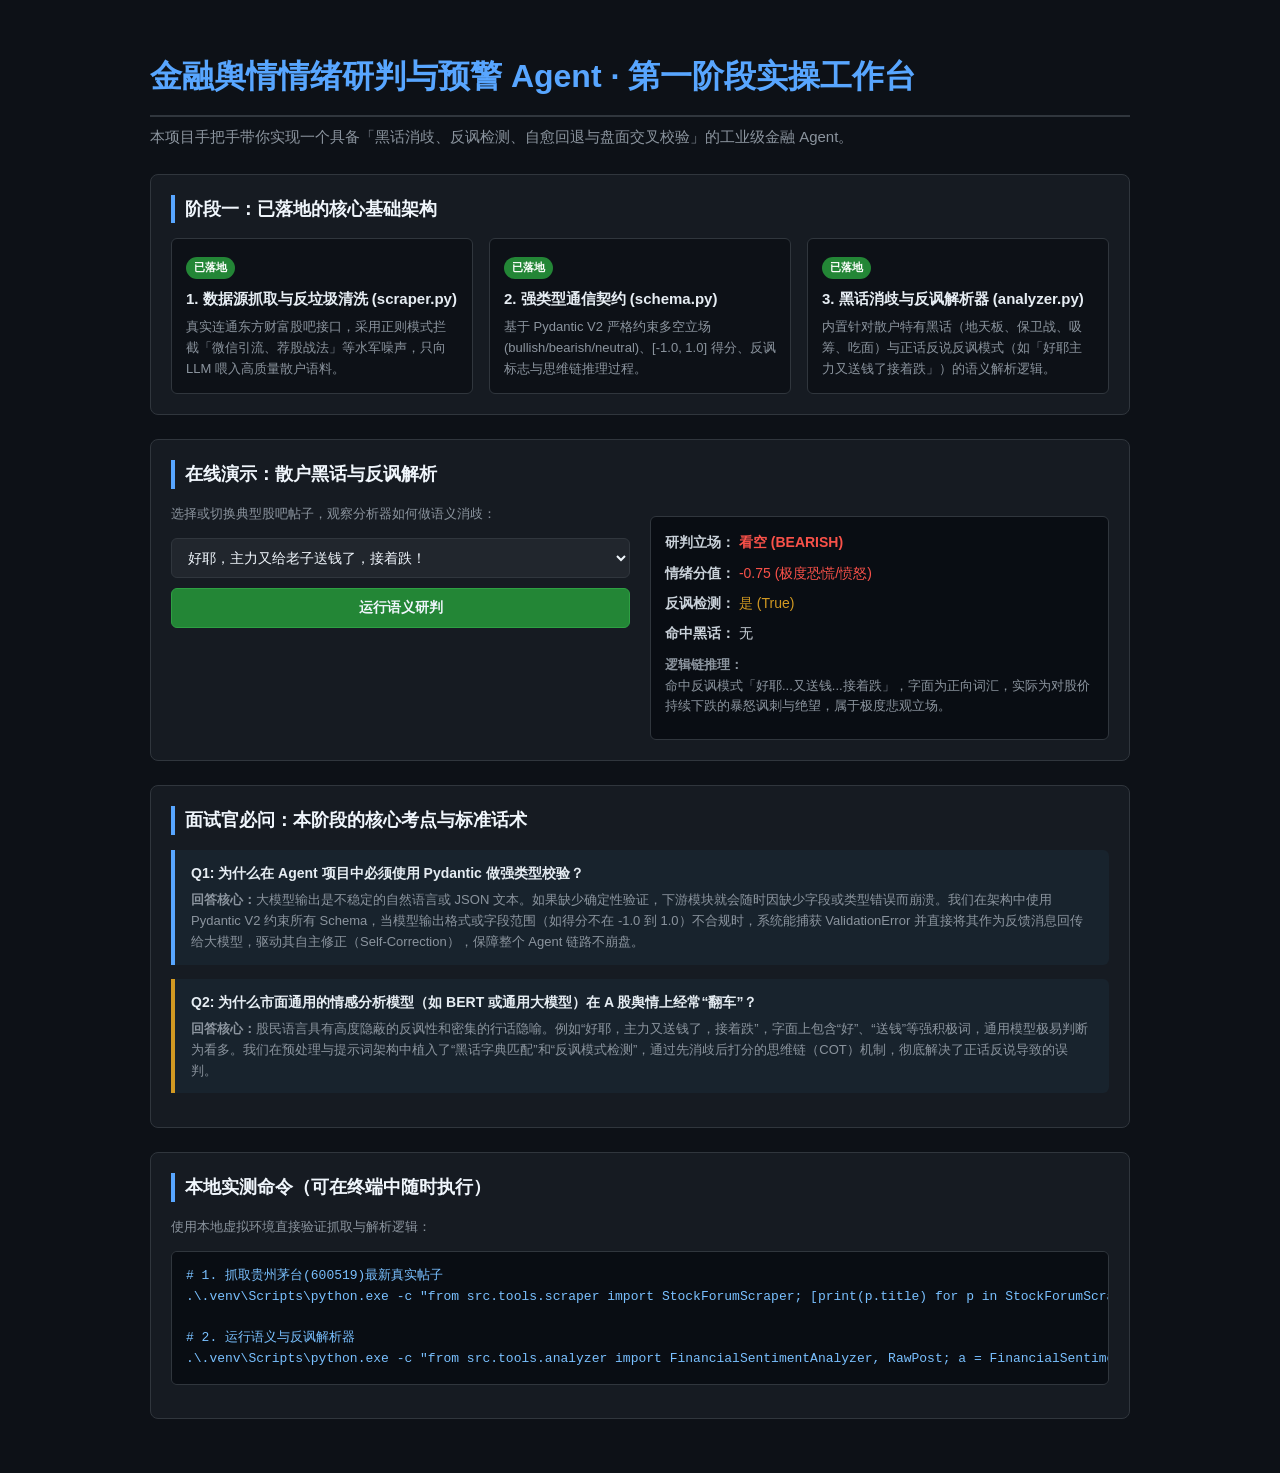
<file: docs/learning_guide.html>
<!DOCTYPE html>
<html lang="zh-CN">
<head>
    <meta charset="UTF-8">
    <meta name="viewport" content="width=device-width, initial-scale=1.0">
    <title>金融舆情情绪研判 Agent · 阶段一实战学习台</title>
    <style>
        :root {
            --bg-color: #0d1117;
            --card-bg: #161b22;
            --border-color: #30363d;
            --text-main: #c9d1d9;
            --text-heading: #58a6ff;
            --accent-green: #2ea043;
            --accent-red: #f85149;
            --accent-yellow: #d29922;
        }
        body {
            font-family: -apple-system, BlinkMacSystemFont, "Segoe UI", Helvetica, Arial, sans-serif;
            background-color: var(--bg-color);
            color: var(--text-main);
            margin: 0;
            padding: 30px 20px;
            line-height: 1.6;
        }
        .container {
            max-width: 980px;
            margin: 0 auto;
        }
        h1 {
            color: var(--text-heading);
            border-bottom: 2px solid var(--border-color);
            padding-bottom: 12px;
            margin-bottom: 8px;
        }
        .subtitle {
            color: #8b949e;
            font-size: 15px;
            margin-bottom: 25px;
        }
        .card {
            background-color: var(--card-bg);
            border: 1px solid var(--border-color);
            border-radius: 8px;
            padding: 20px;
            margin-bottom: 24px;
        }
        .card h2 {
            margin-top: 0;
            font-size: 18px;
            color: #f0f6fc;
            border-left: 4px solid var(--text-heading);
            padding-left: 10px;
        }
        .badge {
            background-color: #238636;
            color: white;
            font-size: 11px;
            font-weight: 600;
            padding: 2px 8px;
            border-radius: 12px;
            display: inline-block;
        }
        .step-list {
            display: grid;
            grid-template-columns: repeat(auto-fit, minmax(280px, 1fr));
            gap: 16px;
            margin-top: 15px;
        }
        .step-item {
            background: #0d1117;
            border: 1px solid var(--border-color);
            border-radius: 6px;
            padding: 14px;
        }
        .step-item h3 {
            margin: 8px 0 6px 0;
            font-size: 15px;
            color: #e6edf3;
        }
        .step-item p {
            font-size: 13px;
            color: #8b949e;
            margin: 0;
        }
        pre {
            background-color: #090d13;
            border: 1px solid var(--border-color);
            border-radius: 6px;
            padding: 14px;
            overflow-x: auto;
            color: #79c0ff;
            font-size: 13px;
            font-family: Consolas, "Liberation Mono", Menlo, monospace;
        }
        .interactive-box {
            display: grid;
            grid-template-columns: 1fr 1fr;
            gap: 20px;
        }
        @media (max-width: 768px) {
            .interactive-box { grid-template-columns: 1fr; }
        }
        select, button {
            width: 100%;
            padding: 10px 12px;
            border-radius: 6px;
            border: 1px solid var(--border-color);
            background: #21262d;
            color: #f0f6fc;
            font-size: 14px;
            box-sizing: border-box;
            outline: none;
        }
        button {
            background-color: #238636;
            border-color: #2ea043;
            font-weight: bold;
            cursor: pointer;
            margin-top: 10px;
        }
        button:hover {
            background-color: #2ea043;
        }
        .result-panel {
            background: #090d13;
            border: 1px solid var(--border-color);
            border-radius: 6px;
            padding: 14px;
            margin-top: 12px;
            font-size: 14px;
        }
        .result-row {
            margin-bottom: 8px;
        }
        .qa-card {
            background: rgba(56, 166, 255, 0.05);
            border-left: 4px solid var(--text-heading);
            padding: 12px 16px;
            margin-bottom: 14px;
            border-radius: 0 6px 6px 0;
        }
        .qa-title {
            font-weight: bold;
            color: #e6edf3;
            font-size: 14px;
            margin-bottom: 6px;
        }
        .qa-answer {
            font-size: 13px;
            color: #8b949e;
        }
    </style>
</head>
<body>

<div class="container">
    <h1>金融舆情情绪研判与预警 Agent · 第一阶段实操工作台</h1>
    <div class="subtitle">本项目手把手带你实现一个具备「黑话消歧、反讽检测、自愈回退与盘面交叉校验」的工业级金融 Agent。</div>

    <div class="card">
        <h2>阶段一：已落地的核心基础架构</h2>
        <div class="step-list">
            <div class="step-item">
                <span class="badge">已落地</span>
                <h3>1. 数据源抓取与反垃圾清洗 (scraper.py)</h3>
                <p>真实连通东方财富股吧接口，采用正则模式拦截「微信引流、荐股战法」等水军噪声，只向 LLM 喂入高质量散户语料。</p>
            </div>
            <div class="step-item">
                <span class="badge">已落地</span>
                <h3>2. 强类型通信契约 (schema.py)</h3>
                <p>基于 Pydantic V2 严格约束多空立场 (bullish/bearish/neutral)、[-1.0, 1.0] 得分、反讽标志与思维链推理过程。</p>
            </div>
            <div class="step-item">
                <span class="badge">已落地</span>
                <h3>3. 黑话消歧与反讽解析器 (analyzer.py)</h3>
                <p>内置针对散户特有黑话（地天板、保卫战、吸筹、吃面）与正话反说反讽模式（如「好耶主力又送钱了接着跌」）的语义解析逻辑。</p>
            </div>
        </div>
    </div>

    <div class="card">
        <h2>在线演示：散户黑话与反讽解析</h2>
        <div class="interactive-box">
            <div>
                <p style="margin-top: 0; font-size: 13px; color: #8b949e;">选择或切换典型股吧帖子，观察分析器如何做语义消歧：</p>
                <select id="caseSelector" onchange="updateCase()">
                    <option value="0">好耶，主力又给老子送钱了，接着跌！</option>
                    <option value="1">主力吸筹完毕，明天直接主升浪起飞！</option>
                    <option value="2">明天1300保卫战，兄弟们准备割肉了</option>
                    <option value="3">贵州茅台发布第三季度生产经营数据公告</option>
                </select>
                <button onclick="updateCase()">运行语义研判</button>
            </div>
            <div class="result-panel" id="analysisResult">
                <!-- 动态渲染 -->
            </div>
        </div>
    </div>

    <div class="card">
        <h2>面试官必问：本阶段的核心考点与标准话术</h2>
        
        <div class="qa-card">
            <div class="qa-title">Q1: 为什么在 Agent 项目中必须使用 Pydantic 做强类型校验？</div>
            <div class="qa-answer">
                <strong>回答核心：</strong>大模型输出是不稳定的自然语言或 JSON 文本。如果缺少确定性验证，下游模块就会随时因缺少字段或类型错误而崩溃。我们在架构中使用 Pydantic V2 约束所有 Schema，当模型输出格式或字段范围（如得分不在 -1.0 到 1.0）不合规时，系统能捕获 ValidationError 并直接将其作为反馈消息回传给大模型，驱动其自主修正（Self-Correction），保障整个 Agent 链路不崩盘。
            </div>
        </div>

        <div class="qa-card" style="border-left-color: var(--accent-yellow);">
            <div class="qa-title">Q2: 为什么市面通用的情感分析模型（如 BERT 或通用大模型）在 A 股舆情上经常“翻车”？</div>
            <div class="qa-answer">
                <strong>回答核心：</strong>股民语言具有高度隐蔽的反讽性和密集的行话隐喻。例如“好耶，主力又送钱了，接着跌”，字面上包含“好”、“送钱”等强积极词，通用模型极易判断为看多。我们在预处理与提示词架构中植入了“黑话字典匹配”和“反讽模式检测”，通过先消歧后打分的思维链（COT）机制，彻底解决了正话反说导致的误判。
            </div>
        </div>
    </div>

    <div class="card">
        <h2>本地实测命令（可在终端中随时执行）</h2>
        <p style="font-size: 13px; color: #8b949e;">使用本地虚拟环境直接验证抓取与解析逻辑：</p>
        <pre># 1. 抓取贵州茅台(600519)最新真实帖子
.\.venv\Scripts\python.exe -c "from src.tools.scraper import StockForumScraper; [print(p.title) for p in StockForumScraper().fetch_guba_posts('600519', max_posts=5)]"

# 2. 运行语义与反讽解析器
.\.venv\Scripts\python.exe -c "from src.tools.analyzer import FinancialSentimentAnalyzer, RawPost; a = FinancialSentimentAnalyzer(); print(a.analyze_mock(RawPost(title='好耶主力又送钱了接着跌')))"</pre>
    </div>
</div>

<script>
    const mockData = [
        {
            stance: "看空 (BEARISH)",
            score: "-0.75 (极度恐慌/愤怒)",
            isSarcasm: "是 (True)",
            slang: "无",
            reason: "命中反讽模式「好耶...又送钱...接着跌」，字面为正向词汇，实际为对股价持续下跌的暴怒讽刺与绝望，属于极度悲观立场。"
        },
        {
            stance: "看多 (BULLISH)",
            score: "+0.65 (乐观高涨)",
            isSarcasm: "否 (False)",
            slang: "吸筹, 主升浪, 起飞",
            reason: "命中多项典型多头行话，散户预期主力资金已完成建仓，行情即将迎来主升浪。"
        },
        {
            stance: "看空 (BEARISH)",
            score: "-0.65 (恐慌止损)",
            isSarcasm: "否 (False)",
            slang: "割肉, 保卫战",
            reason: "散户群体出现恐慌踩踏特征，关键词表明筹码松动，悲观防守情绪占据主导。"
        },
        {
            stance: "中性 (NEUTRAL)",
            score: "0.00 (客观平稳)",
            isSarcasm: "否 (False)",
            slang: "无",
            reason: "属于上市公司经营数据客观披露公告，无明显多空倾向与主观情感偏见。"
        }
    ];

    function updateCase() {
        const select = document.getElementById("caseSelector");
        const item = mockData[select.value];
        const resBox = document.getElementById("analysisResult");
        
        let stanceColor = item.stance.includes("看多") ? "var(--accent-green)" : (item.stance.includes("看空") ? "var(--accent-red)" : "var(--text-heading)");

        resBox.innerHTML = `
            <div class="result-row"><strong>研判立场：</strong> <span style="color: ${stanceColor}; font-weight: bold;">${item.stance}</span></div>
            <div class="result-row"><strong>情绪分值：</strong> <span style="color: ${stanceColor};">${item.score}</span></div>
            <div class="result-row"><strong>反讽检测：</strong> <span style="color: var(--accent-yellow);">${item.isSarcasm}</span></div>
            <div class="result-row"><strong>命中黑话：</strong> <span>${item.slang}</span></div>
            <div class="result-row" style="margin-top: 10px; font-size: 13px; color: #8b949e;"><strong>逻辑链推理：</strong><br>${item.reason}</div>
        `;
    }
    updateCase();
</script>

</body>
</html>
</file>
